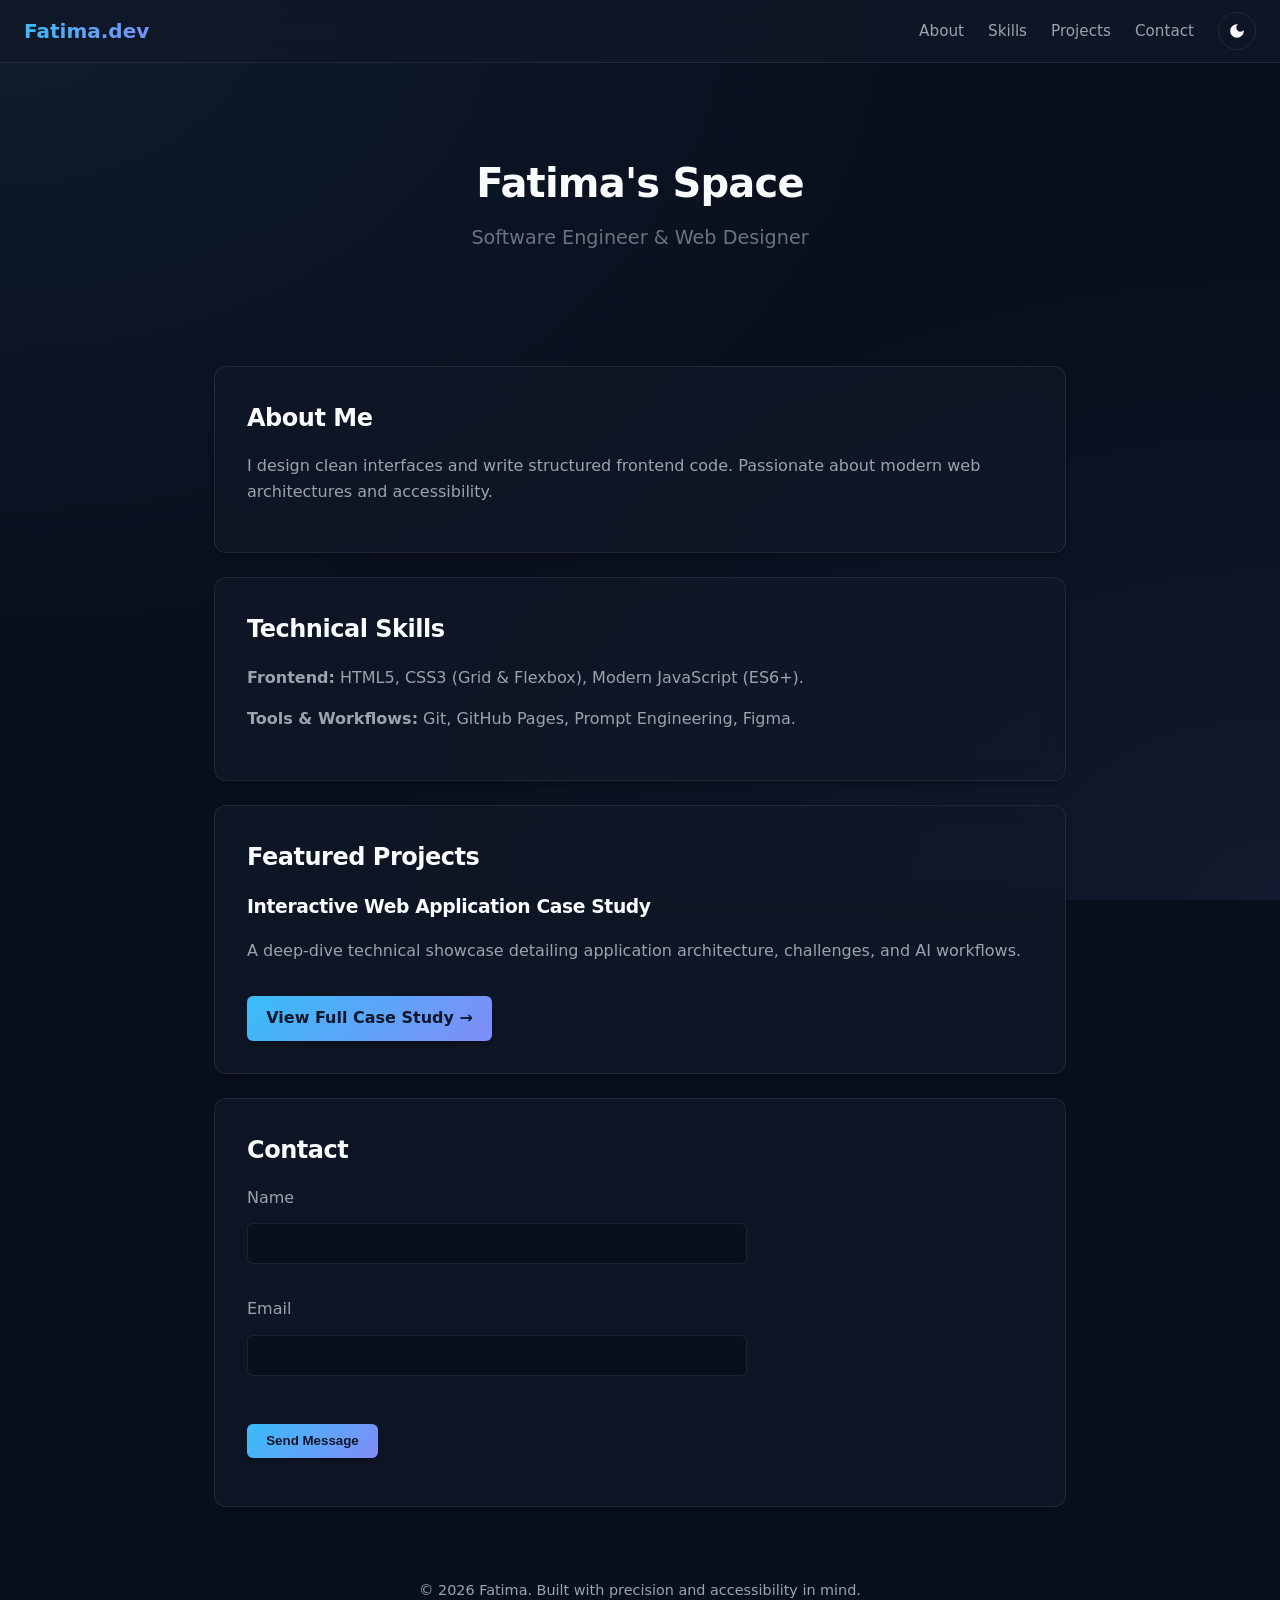
<file: index.html>
<!DOCTYPE html>
<html lang="en" data-theme="dark">
<head>
    <meta charset="UTF-8">
    <meta name="viewport" content="width=device-width, initial-scale=1.0">
    <title>Fatima | Personal Bio & Portfolio</title>
    <link rel="stylesheet" href="css/variables.css">
    <link rel="stylesheet" href="css/base.css">
    <link rel="stylesheet" href="css/landing.css">
</head>
<body>

    <a href="#main-content" class="skip-link">Skip to main content</a>

    <nav aria-label="Main Navigation">
        <span class="logo">Fatima.dev</span>
        
        <div style="display: flex; gap: 1.5rem; align-items: center;">
            <a href="#about" style="color: var(--text-secondary); text-decoration: none; font-size: 0.95rem;">About</a>
            <a href="#skills" style="color: var(--text-secondary); text-decoration: none; font-size: 0.95rem;">Skills</a>
            <a href="#projects" style="color: var(--text-secondary); text-decoration: none; font-size: 0.95rem;">Projects</a>
            <a href="#contact" style="color: var(--text-secondary); text-decoration: none; font-size: 0.95rem;">Contact</a>
            
            <button id="theme-toggle" class="theme-toggle-btn" aria-label="Toggle dark/light theme">
                <svg viewBox="0 0 24 24">
                    <path d="M12 3c-4.97 0-9 4.03-9 9s4.03 9 9 9 9-4.03 9-9c0-.46-.04-.92-.1-1.36-.98 1.37-2.58 2.26-4.4 2.26-2.98 0-5.4-2.42-5.4-5.4 0-1.81.89-3.42 2.26-4.4C12.92 3.04 12.46 3 12 3z"/>
                </svg>
            </button>
        </div>
    </nav>

    <main id="main-content" style="max-width: 900px; margin: 2.5rem auto; padding: 0 1.5rem;">
        
        <!-- Hero Section -->
        <header style="text-align: center; margin-bottom: 3rem;">
            <h1 style="font-size: 2.5rem; font-weight: 800; margin-bottom: 0.5rem;">Fatima's Space</h1>
            <p style="font-size: 1.2rem; color: var(--text-muted);">Software Engineer & Web Designer</p>
        </header>

        <!-- About Section -->
        <section id="about">
            <h2>About Me</h2>
            <p>I design clean interfaces and write structured frontend code. Passionate about modern web architectures and accessibility.</p>
        </section>

        <!-- Technical Skills Section -->
        <section id="skills">
            <h2>Technical Skills</h2>
            <p><strong>Frontend:</strong> HTML5, CSS3 (Grid & Flexbox), Modern JavaScript (ES6+).</p>
            <p><strong>Tools & Workflows:</strong> Git, GitHub Pages, Prompt Engineering, Figma.</p>
        </section>

        <!-- Featured Projects Section -->
        <section id="projects">
            <h2>Featured Projects</h2>
            <div style="margin-top: 1rem;">
                <h3>Interactive Web Application Case Study</h3>
                <p>A deep-dive technical showcase detailing application architecture, challenges, and AI workflows.</p>
                <a href="project-detail.html" class="btn-primary">View Full Case Study →</a>
            </div>
        </section>

        <!-- Contact Section -->
        <section id="contact">
            <h2>Contact</h2>
            <form id="contact-form" style="display: flex; flex-direction: column; gap: 1rem; max-width: 500px;">
                <div>
                    <label for="name" style="display: block; margin-bottom: 0.3rem; color: var(--text-secondary);">Name</label>
                    <input type="text" id="name" required style="width: 100%; padding: 0.75rem; border-radius: 6px; border: 1px solid var(--card-border); background: var(--bg-primary); color: var(--text-primary);">
                </div>
                <div>
                    <label for="email" style="display: block; margin-bottom: 0.3rem; color: var(--text-secondary);">Email</label>
                    <input type="email" id="email" required style="width: 100%; padding: 0.75rem; border-radius: 6px; border: 1px solid var(--card-border); background: var(--bg-primary); color: var(--text-primary);">
                </div>
                <button type="submit" class="btn-primary" style="align-self: flex-start;">Send Message</button>
            </form>
            <div id="form-feedback" aria-live="polite" style="margin-top: 1rem;"></div>
        </section>

    </main>

    <footer style="text-align: center; padding: 2rem; color: var(--text-muted); font-size: 0.9rem;">
        <p>&copy; 2026 Fatima. Built with precision and accessibility in mind.</p>
    </footer>

    <script src="js/main.js"></script>
    <script src="js/contact.js"></script>
</body>
</html>
</file>
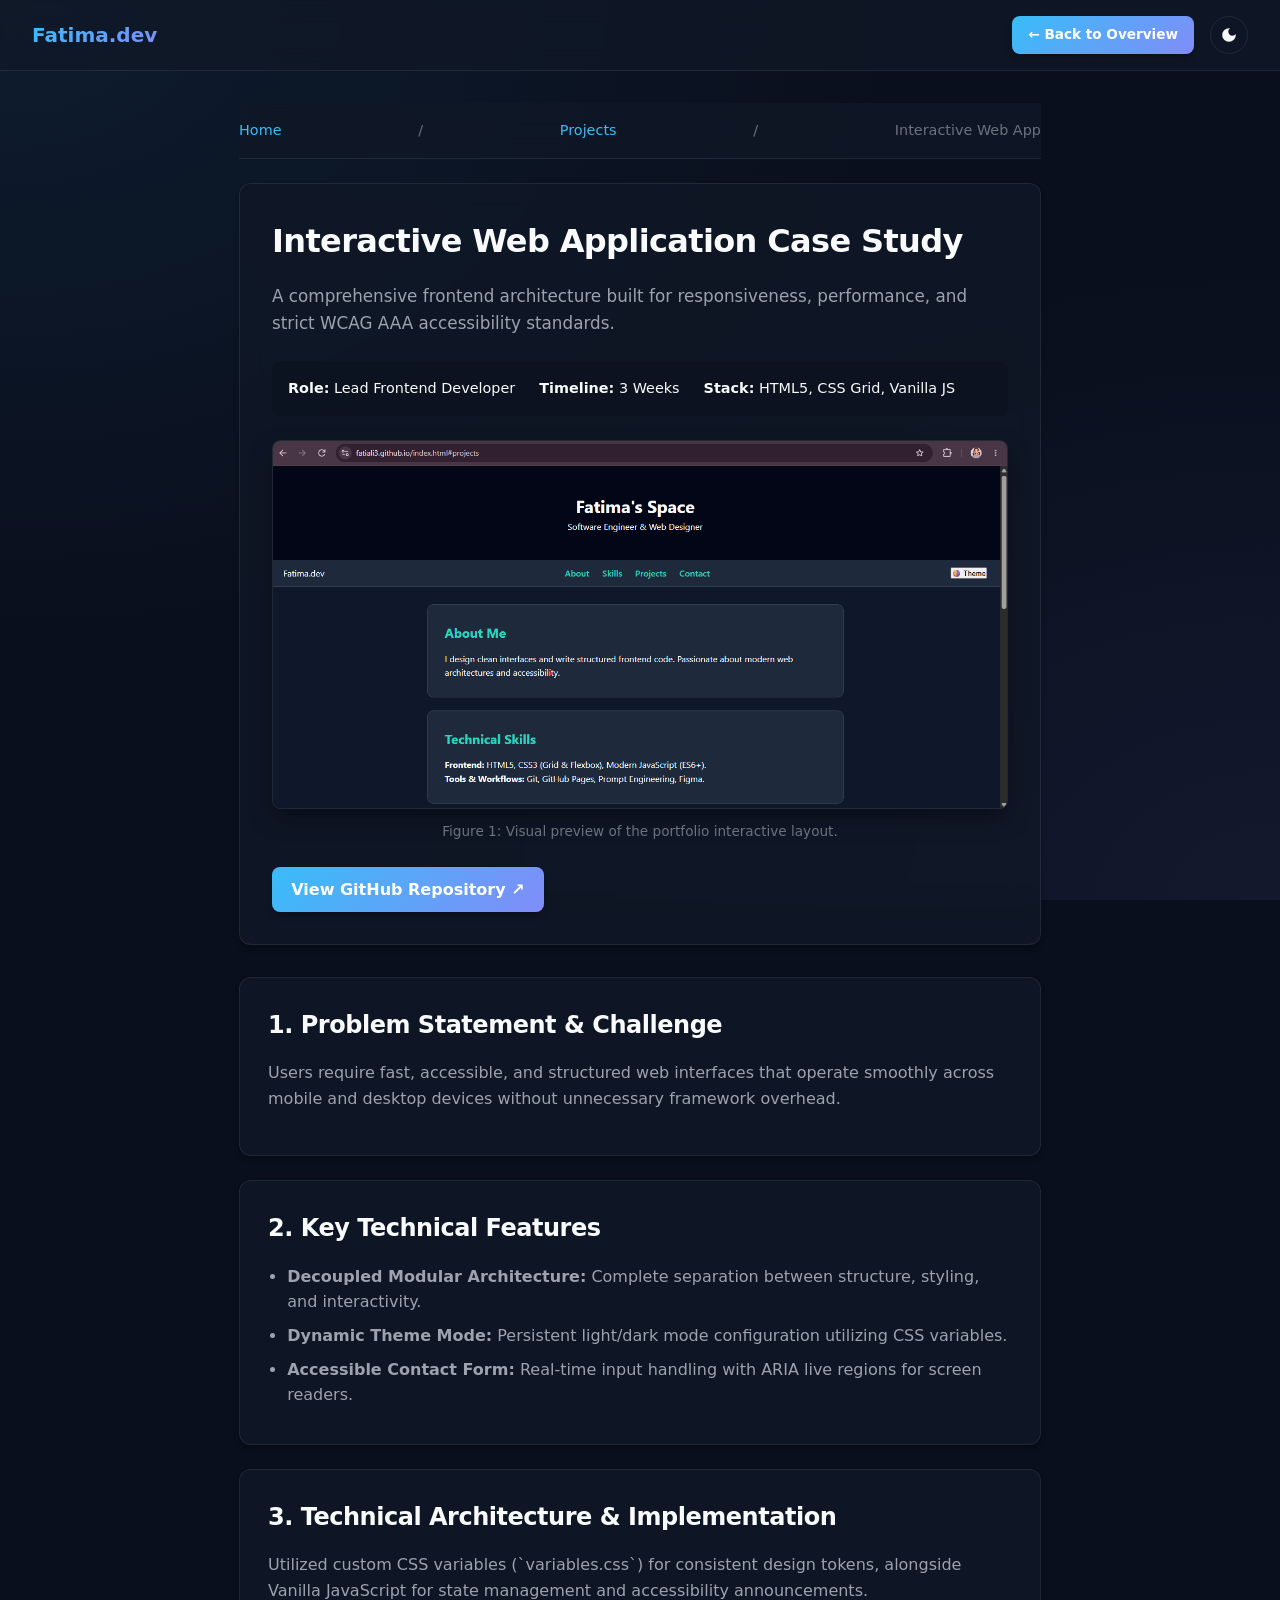
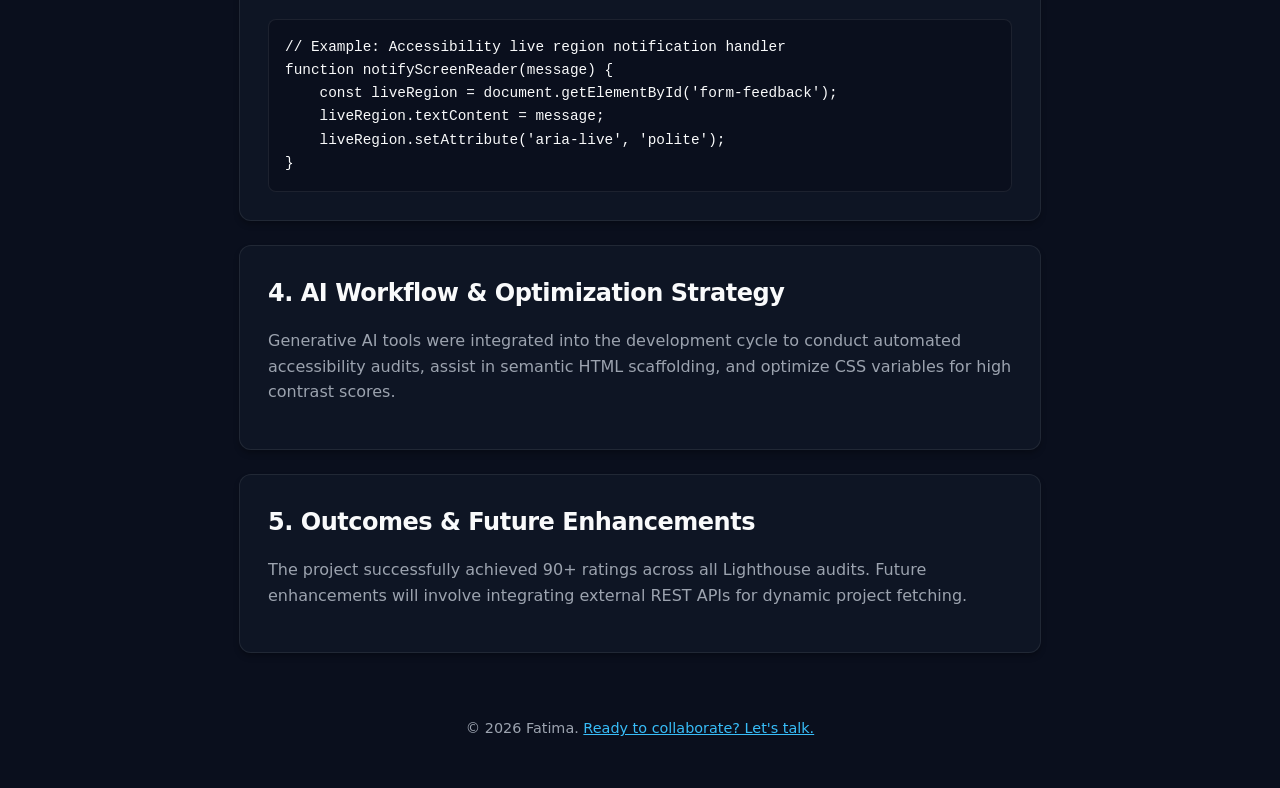
<file: project-detail.html>
<!DOCTYPE html>
<html lang="en" data-theme="dark">
<head>
    <meta charset="UTF-8">
    <meta name="viewport" content="width=device-width, initial-scale=1.0">
    <title>Project Case Study | Fatima's Space</title>
    <link rel="stylesheet" href="css/variables.css">
    <link rel="stylesheet" href="css/base.css">
    <link rel="stylesheet" href="css/project-detail.css">
</head>
<body>

    <a href="#main-content" class="skip-link">Skip to main content</a>

    <nav aria-label="Main Navigation">
        <span class="logo">Fatima.dev</span>
        
        <div style="display: flex; gap: 1rem; align-items: center;">
            <a href="index.html" class="btn-primary" style="font-size: 0.85rem; padding: 0.5rem 1rem;">← Back to Overview</a>
            
            <button id="theme-toggle" class="theme-toggle-btn" aria-label="Toggle dark/light theme">
                <svg viewBox="0 0 24 24">
                    <path d="M12 3c-4.97 0-9 4.03-9 9s4.03 9 9 9 9-4.03 9-9c0-.46-.04-.92-.1-1.36-.98 1.37-2.58 2.26-4.4 2.26-2.98 0-5.4-2.42-5.4-5.4 0-1.81.89-3.42 2.26-4.4C12.92 3.04 12.46 3 12 3z"/>
                </svg>
            </button>
        </div>
    </nav>

    <main id="main-content" style="max-width: 850px; margin: 2rem auto; padding: 0 1.5rem;">
        
        <!-- Breadcrumb Navigation -->
        <nav class="breadcrumb" aria-label="Breadcrumb" style="margin-bottom: 1.5rem; font-size: 0.9rem; color: var(--text-muted);">
            <a href="index.html" style="color: var(--accent-color); text-decoration: none;">Home</a> / 
            <a href="index.html#projects" style="color: var(--accent-color); text-decoration: none;">Projects</a> / 
            <span>Interactive Web App</span>
        </nav>

        <!-- Hero Card -->
        <section class="project-hero">
            <h1 style="font-size: 2rem; font-weight: 800;">Interactive Web Application Case Study</h1>
            <p style="font-size: 1.05rem;">A comprehensive frontend architecture built for responsiveness, performance, and strict WCAG AAA accessibility standards.</p>
            
            <div class="meta-bar" style="display: flex; gap: 1.5rem; flex-wrap: wrap; margin: 1.5rem 0; padding: 1rem; background: rgba(0,0,0,0.15); border-radius: 8px;">
                <div><strong>Role:</strong> Lead Frontend Developer</div>
                <div><strong>Timeline:</strong> 3 Weeks</div>
                <div><strong>Stack:</strong> HTML5, CSS Grid, Vanilla JS</div>
            </div>

            <!-- Preview Image -->
            <figure style="margin: 1.5rem 0;">
                <img src="assets/images/project-preview.png" 
                     alt="Screenshot showing the main interface of Fatima's portfolio application" 
                     style="width: 100%; height: auto; border-radius: 8px; border: 1px solid var(--card-border); box-shadow: var(--shadow-lg); display: block;">
                <figcaption style="text-align: center; color: var(--text-muted); font-size: 0.85rem; margin-top: 0.75rem;">
                    Figure 1: Visual preview of the portfolio interactive layout.
                </figcaption>
            </figure>

            <a href="https://github.com/fatiali3/fatiali3.github.io" class="btn-primary" target="_blank" rel="noopener noreferrer">View GitHub Repository ↗</a>
        </section>

        <!-- Content Sections -->
        <section>
            <h2>1. Problem Statement & Challenge</h2>
            <p>Users require fast, accessible, and structured web interfaces that operate smoothly across mobile and desktop devices without unnecessary framework overhead.</p>
        </section>

        <section>
            <h2>2. Key Technical Features</h2>
            <ul style="margin-left: 1.2rem; color: var(--text-secondary);">
                <li style="margin-bottom: 0.5rem;"><strong>Decoupled Modular Architecture:</strong> Complete separation between structure, styling, and interactivity.</li>
                <li style="margin-bottom: 0.5rem;"><strong>Dynamic Theme Mode:</strong> Persistent light/dark mode configuration utilizing CSS variables.</li>
                <li style="margin-bottom: 0.5rem;"><strong>Accessible Contact Form:</strong> Real-time input handling with ARIA live regions for screen readers.</li>
            </ul>
        </section>

        <section>
            <h2>3. Technical Architecture & Implementation</h2>
            <p>Utilized custom CSS variables (`variables.css`) for consistent design tokens, alongside Vanilla JavaScript for state management and accessibility announcements.</p>
            
            <div style="background: var(--bg-primary); padding: 1rem; border-radius: 8px; border: 1px solid var(--card-border); font-family: monospace; font-size: 0.9rem; overflow-x: auto; margin-top: 1rem;">
<pre><code>// Example: Accessibility live region notification handler
function notifyScreenReader(message) {
    const liveRegion = document.getElementById('form-feedback');
    liveRegion.textContent = message;
    liveRegion.setAttribute('aria-live', 'polite');
}</code></pre>
            </div>
        </section>

        <section>
            <h2>4. AI Workflow & Optimization Strategy</h2>
            <p>Generative AI tools were integrated into the development cycle to conduct automated accessibility audits, assist in semantic HTML scaffolding, and optimize CSS variables for high contrast scores.</p>
        </section>

        <section>
            <h2>5. Outcomes & Future Enhancements</h2>
            <p>The project successfully achieved 90+ ratings across all Lighthouse audits. Future enhancements will involve integrating external REST APIs for dynamic project fetching.</p>
        </section>

    </main>

    <footer style="text-align: center; padding: 2rem; color: var(--text-muted); font-size: 0.9rem;">
        <p>&copy; 2026 Fatima. <a href="index.html#contact" style="color: var(--accent-color);">Ready to collaborate? Let's talk.</a></p>
    </footer>

    <script src="js/main.js"></script>
</body>
</html>
</file>
<file: css/variables.css>
:root {
    --bg-primary: #0a0f1d;
    --bg-secondary: #111827;
    --bg-card: rgba(17, 24, 39, 0.75);
    --text-primary: #f9fafb;
    --text-secondary: #9ca3af;
    --text-muted: #6b7280;
    
    
    --accent-color: #38bdf8;
    --accent-gradient: linear-gradient(135deg, #38bdf8 0%, #818cf8 100%);
    --card-border: rgba(255, 255, 255, 0.08);
    --card-border-hover: rgba(56, 189, 248, 0.3);
    
    
    --shadow-sm: 0 4px 6px -1px rgba(0, 0, 0, 0.3);
    --shadow-lg: 0 10px 25px -5px rgba(0, 0, 0, 0.5);
    --backdrop-blur: blur(12px);
    --transition-fast: all 0.25s cubic-bezier(0.4, 0, 0.2, 1);
}

[data-theme="light"] {
    --bg-primary: #f8fafc;
    --bg-secondary: #ffffff;
    --bg-card: rgba(255, 255, 255, 0.85);
    --text-primary: #0f172a;
    --text-secondary: #475569;
    --text-muted: #64748b;
    --accent-color: #0284c7;
    --accent-gradient: linear-gradient(135deg, #0284c7 0%, #4f46e5 100%);
    --card-border: rgba(0, 0, 0, 0.08);
    --card-border-hover: rgba(2, 132, 199, 0.3);
    --shadow-sm: 0 4px 6px -1px rgba(0, 0, 0, 0.05);
    --shadow-lg: 0 10px 25px -5px rgba(0, 0, 0, 0.1);
}
</file>
<file: css/base.css>
* {
    margin: 0;
    padding: 0;
    box-sizing: border-box;
}

body {
    font-family: 'Inter', system-ui, -apple-system, BlinkMacSystemFont, 'Segoe UI', Roboto, sans-serif;
    background-color: var(--bg-primary);
    background-image: 
        radial-gradient(at 0% 0%, rgba(56, 189, 248, 0.08) 0px, transparent 50%),
        radial-gradient(at 100% 100%, rgba(129, 140, 248, 0.08) 0px, transparent 50%);
    background-attachment: fixed;
    color: var(--text-primary);
    line-height: 1.6;
    transition: var(--transition-fast);
}

.skip-link {
    position: absolute;
    top: -100px;
    left: 1rem;
    background: var(--accent-color);
    color: #fff;
    padding: 0.75rem 1.25rem;
    z-index: 1000;
    border-radius: 6px;
    text-decoration: none;
    font-weight: 600;
    transition: top 0.2s ease;
}

.skip-link:focus {
    top: 1rem;
}

nav {
    display: flex;
    justify-content: space-between;
    align-items: center;
    padding: 1rem 2rem;
    background: var(--bg-card);
    backdrop-filter: var(--backdrop-blur);
    border-bottom: 1px solid var(--card-border);
    position: sticky;
    top: 0;
    z-index: 100;
}

.logo {
    font-weight: 700;
    font-size: 1.25rem;
    background: var(--accent-gradient);
    -webkit-background-clip: text;
    -webkit-text-fill-color: transparent;
}

.theme-toggle-btn {
    background: transparent;
    border: 1px solid var(--card-border);
    color: var(--text-primary);
    width: 38px;
    height: 38px;
    border-radius: 50%;
    display: flex;
    align-items: center;
    justify-content: center;
    cursor: pointer;
    transition: var(--transition-fast);
}

.theme-toggle-btn:hover {
    background: var(--card-border);
    transform: scale(1.05);
    border-color: var(--card-border-hover);
}

.theme-toggle-btn svg {
    width: 18px;
    height: 18px;
    fill: currentColor;
}

.btn-primary {
    background: var(--accent-gradient);
    color: #ffffff;
    padding: 0.6rem 1.2rem;
    border-radius: 8px;
    text-decoration: none;
    font-weight: 600;
    border: none;
    cursor: pointer;
    box-shadow: var(--shadow-sm);
    transition: var(--transition-fast);
    display: inline-block;
}

.btn-primary:hover {
    transform: translateY(-2px);
    box-shadow: var(--shadow-lg);
    opacity: 0.95;
}

section, .card {
    background: var(--bg-card);
    backdrop-filter: var(--backdrop-blur);
    border: 1px solid var(--card-border);
    border-radius: 12px;
    padding: 1.75rem;
    margin-bottom: 1.5rem;
    box-shadow: var(--shadow-sm);
    transition: var(--transition-fast);
}

section:hover, .card:hover {
    border-color: var(--card-border-hover);
}

h1, h2, h3 {
    color: var(--text-primary);
    margin-bottom: 1rem;
    letter-spacing: -0.02em;
}

p {
    color: var(--text-secondary);
    margin-bottom: 1rem;
}
</file>
<file: css/landing.css>
header {
    background-color: var(--header-bg);
    color: var(--text-main);
    padding: 3rem 1rem;
    text-align: center;
}

nav {
    background-color: var(--bg-card);
    border-bottom: 1px solid var(--card-border);
    padding: 0.75rem 1.5rem;
    position: sticky;
    top: 0;
    z-index: 100;
    display: flex;
    justify-content: space-between;
    align-items: center;
}

.nav-links {
    display: flex;
    list-style: none;
    gap: 1.5rem;
}

.nav-links a {
    color: var(--accent);
    text-decoration: none;
    font-weight: 600;
}

main {
    max-width: 800px;
    margin: 2rem auto;
    padding: 0 1rem;
}

section {
    background-color: var(--bg-card);
    border: 1px solid var(--card-border);
    border-radius: 12px;
    padding: 2rem;
    margin-bottom: 1.5rem;
}

h2 {
    color: var(--accent);
    margin-bottom: 1rem;
}

.project-card {
    background-color: var(--bg-body);
    border: 1px solid var(--card-border);
    border-radius: 8px;
    padding: 1.5rem;
    margin-top: 1rem;
}

.btn-primary {
    display: inline-block;
    background-color: var(--accent);
    color: #0f172a;
    font-weight: bold;
    padding: 0.6rem 1.2rem;
    border-radius: 6px;
    text-decoration: none;
    margin-top: 1rem;
}

input, textarea {
    width: 100%;
    padding: 0.75rem;
    margin: 0.5rem 0 1rem 0;
    background-color: var(--bg-body);
    border: 1px solid var(--card-border);
    color: var(--text-main);
    border-radius: 6px;
}
</file>
<file: css/project-detail.css>
.breadcrumb {
    padding: 1rem 0;
    font-size: 0.9rem;
    color: var(--text-muted);
}

.breadcrumb a {
    color: var(--accent);
    text-decoration: none;
}

.project-hero {
    background-color: var(--bg-card);
    border: 1px solid var(--card-border);
    border-radius: 12px;
    padding: 2rem;
    margin-bottom: 2rem;
}

.meta-bar {
    display: flex;
    gap: 1.5rem;
    flex-wrap: wrap;
    margin: 1.5rem 0;
    padding: 1rem;
    background-color: var(--bg-body);
    border-radius: 8px;
    font-size: 0.9rem;
}

.code-snippet {
    background-color: #011627;
    color: #d6deeb;
    padding: 1rem;
    border-radius: 8px;
    overflow-x: auto;
    font-family: monospace;
    margin: 1rem 0;
}
</file>
